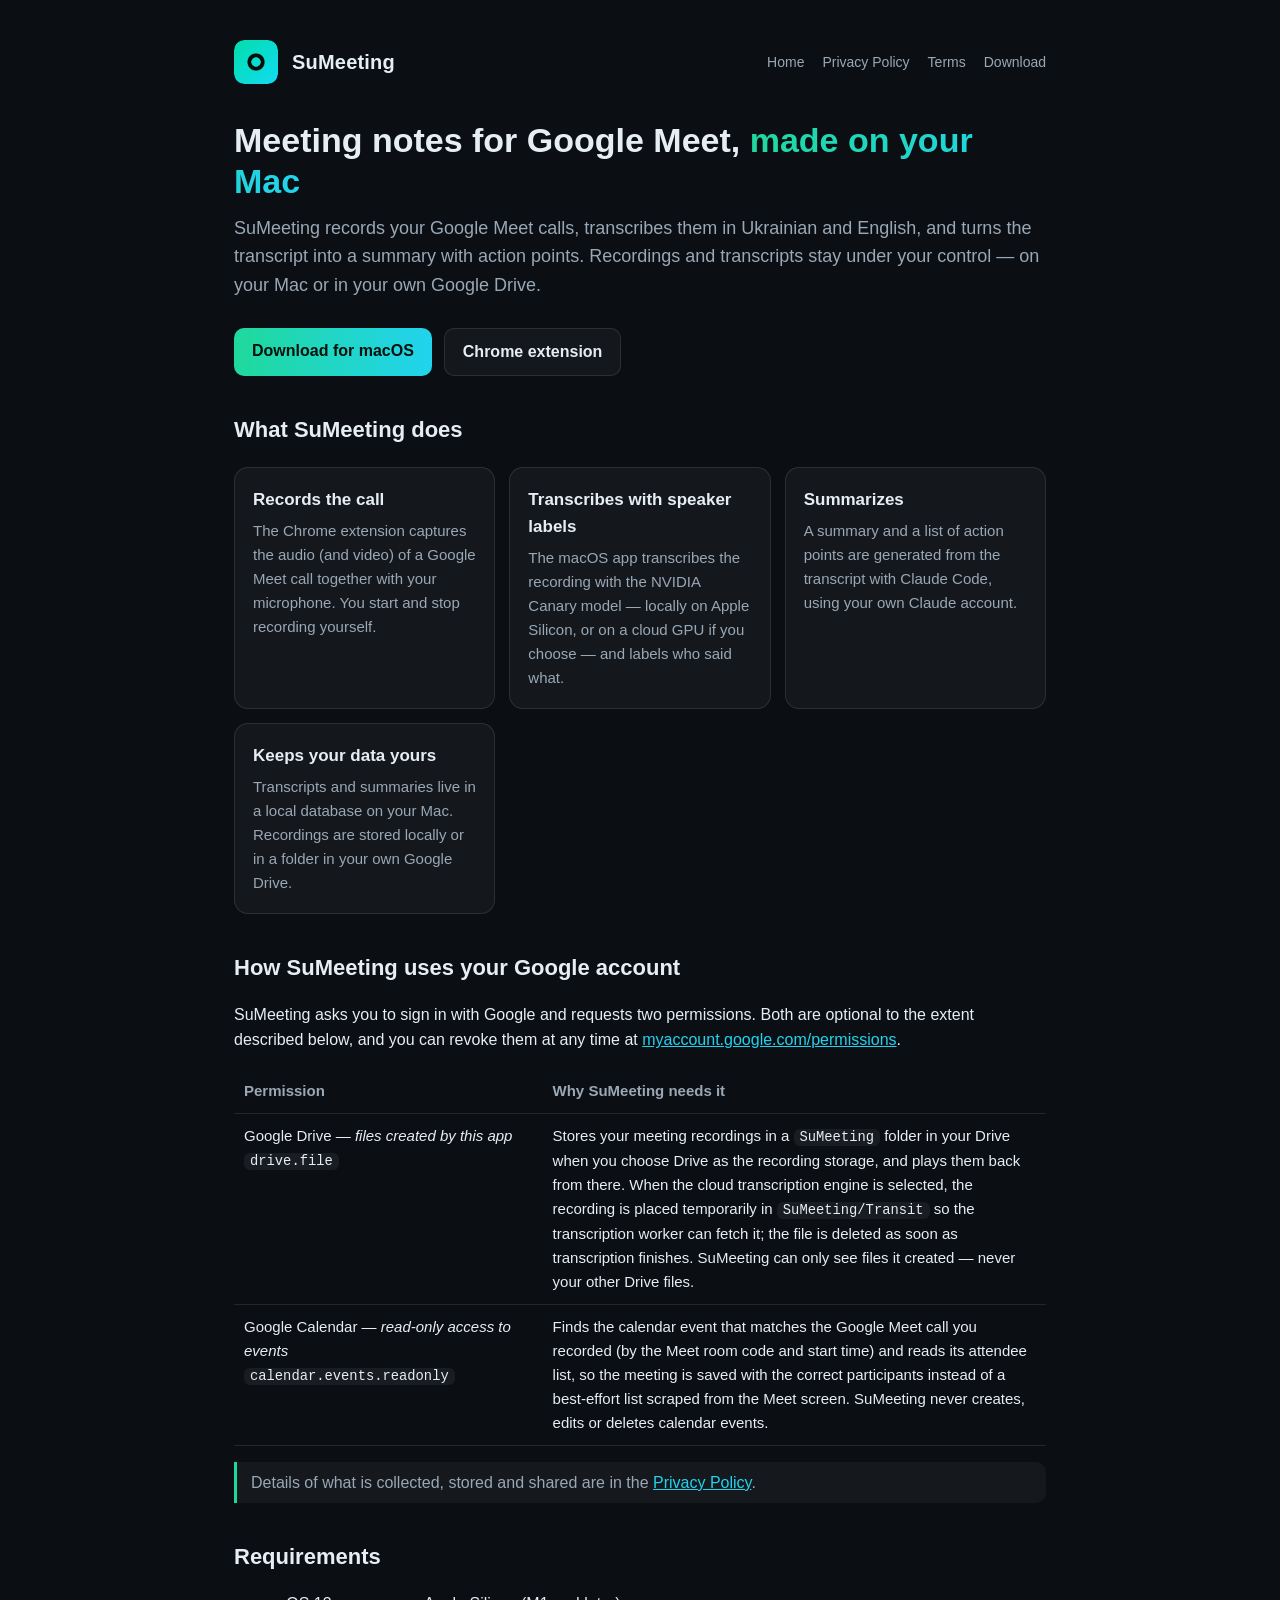
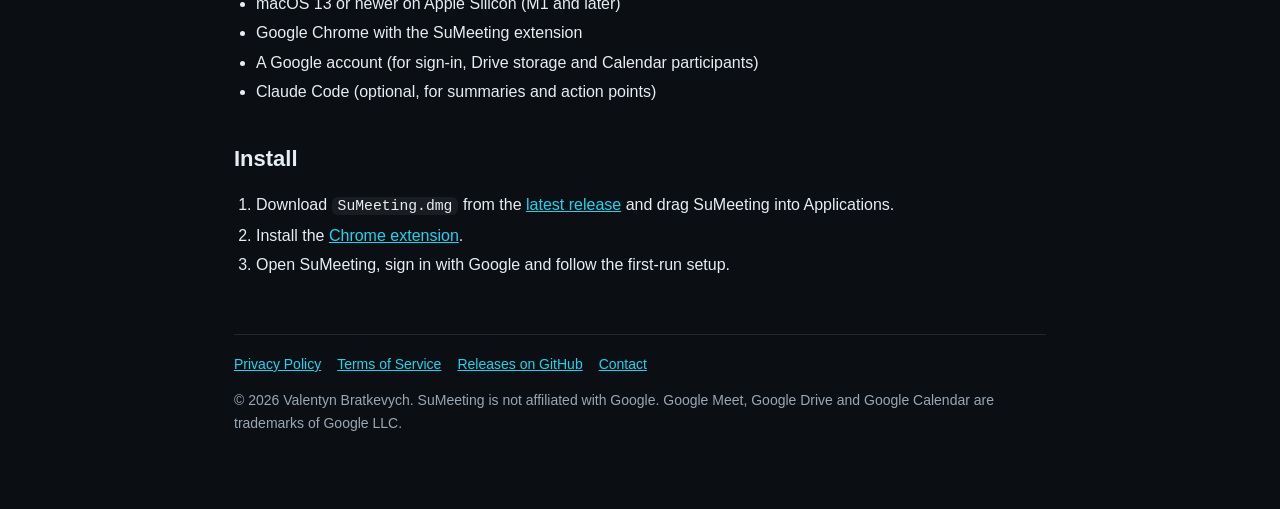
<file: docs/index.html>
<!doctype html>
<html lang="en">
<head>
  <meta charset="utf-8">
  <meta name="viewport" content="width=device-width, initial-scale=1">
  <meta name="google-site-verification" content="Y7jFq0zYNarBHLWLrMECo-CzKnRkJeGtjDXlxhq9btE" />
  <title>SuMeeting — record, transcribe and summarize Google Meet calls on your Mac</title>
  <meta name="description" content="SuMeeting is a macOS app and Chrome extension that records Google Meet calls, transcribes them (Ukrainian and English) and produces a summary with action points.">
  <link rel="icon" href="logo.png">
  <link rel="stylesheet" href="style.css">
</head>
<body>
<div class="wrap">
  <header class="site">
    <img src="logo.png" alt="SuMeeting logo">
    <span class="name">SuMeeting</span>
    <nav>
      <a href="./">Home</a>
      <a href="privacy.html">Privacy Policy</a>
      <a href="terms.html">Terms</a>
      <a href="https://github.com/b4udie/sumeeting-releases/releases/latest">Download</a>
    </nav>
  </header>

  <h1>Meeting notes for Google Meet, <span class="grad">made on your Mac</span></h1>
  <p class="lead">
    SuMeeting records your Google Meet calls, transcribes them in Ukrainian and English, and
    turns the transcript into a summary with action points. Recordings and transcripts stay
    under your control — on your Mac or in your own Google Drive.
  </p>

  <div class="actions">
    <a class="btn" href="https://github.com/b4udie/sumeeting-releases/releases/latest">Download for macOS</a>
    <a class="btn secondary" href="https://chromewebstore.google.com/detail/sumeeting/olciponfpbfpaohpjclonfebcmaeeghd">Chrome extension</a>
  </div>

  <h2>What SuMeeting does</h2>
  <div class="grid">
    <div class="card">
      <h3>Records the call</h3>
      <p>The Chrome extension captures the audio (and video) of a Google Meet call together with your microphone. You start and stop recording yourself.</p>
    </div>
    <div class="card">
      <h3>Transcribes with speaker labels</h3>
      <p>The macOS app transcribes the recording with the NVIDIA Canary model — locally on Apple Silicon, or on a cloud GPU if you choose — and labels who said what.</p>
    </div>
    <div class="card">
      <h3>Summarizes</h3>
      <p>A summary and a list of action points are generated from the transcript with Claude Code, using your own Claude account.</p>
    </div>
    <div class="card">
      <h3>Keeps your data yours</h3>
      <p>Transcripts and summaries live in a local database on your Mac. Recordings are stored locally or in a folder in your own Google Drive.</p>
    </div>
  </div>

  <h2>How SuMeeting uses your Google account</h2>
  <p>
    SuMeeting asks you to sign in with Google and requests two permissions. Both are optional
    to the extent described below, and you can revoke them at any time at
    <a href="https://myaccount.google.com/permissions">myaccount.google.com/permissions</a>.
  </p>
  <table>
    <tr><th style="width:38%">Permission</th><th>Why SuMeeting needs it</th></tr>
    <tr>
      <td>Google Drive — <em>files created by this app</em><br><code>drive.file</code></td>
      <td>
        Stores your meeting recordings in a <code>SuMeeting</code> folder in your Drive when you
        choose Drive as the recording storage, and plays them back from there. When the cloud
        transcription engine is selected, the recording is placed temporarily in
        <code>SuMeeting/Transit</code> so the transcription worker can fetch it; the file is
        deleted as soon as transcription finishes. SuMeeting can only see files it created —
        never your other Drive files.
      </td>
    </tr>
    <tr>
      <td>Google Calendar — <em>read-only access to events</em><br><code>calendar.events.readonly</code></td>
      <td>
        Finds the calendar event that matches the Google Meet call you recorded (by the Meet
        room code and start time) and reads its attendee list, so the meeting is saved with the
        correct participants instead of a best-effort list scraped from the Meet screen.
        SuMeeting never creates, edits or deletes calendar events.
      </td>
    </tr>
  </table>
  <p class="note">
    Details of what is collected, stored and shared are in the
    <a href="privacy.html">Privacy Policy</a>.
  </p>

  <h2>Requirements</h2>
  <ul>
    <li>macOS 13 or newer on Apple Silicon (M1 and later)</li>
    <li>Google Chrome with the SuMeeting extension</li>
    <li>A Google account (for sign-in, Drive storage and Calendar participants)</li>
    <li>Claude Code (optional, for summaries and action points)</li>
  </ul>

  <h2>Install</h2>
  <ol>
    <li>Download <code>SuMeeting.dmg</code> from the <a href="https://github.com/b4udie/sumeeting-releases/releases/latest">latest release</a> and drag SuMeeting into Applications.</li>
    <li>Install the <a href="https://chromewebstore.google.com/detail/sumeeting/olciponfpbfpaohpjclonfebcmaeeghd">Chrome extension</a>.</li>
    <li>Open SuMeeting, sign in with Google and follow the first-run setup.</li>
  </ol>

  <footer>
    <nav>
      <a href="privacy.html">Privacy Policy</a>
      <a href="terms.html">Terms of Service</a>
      <a href="https://github.com/b4udie/sumeeting-releases">Releases on GitHub</a>
      <a href="mailto:bratkevychv@gmail.com">Contact</a>
    </nav>
    <p>© 2026 Valentyn Bratkevych. SuMeeting is not affiliated with Google. Google Meet, Google Drive and Google Calendar are trademarks of Google LLC.</p>
  </footer>
</div>
</body>
</html>
</file>
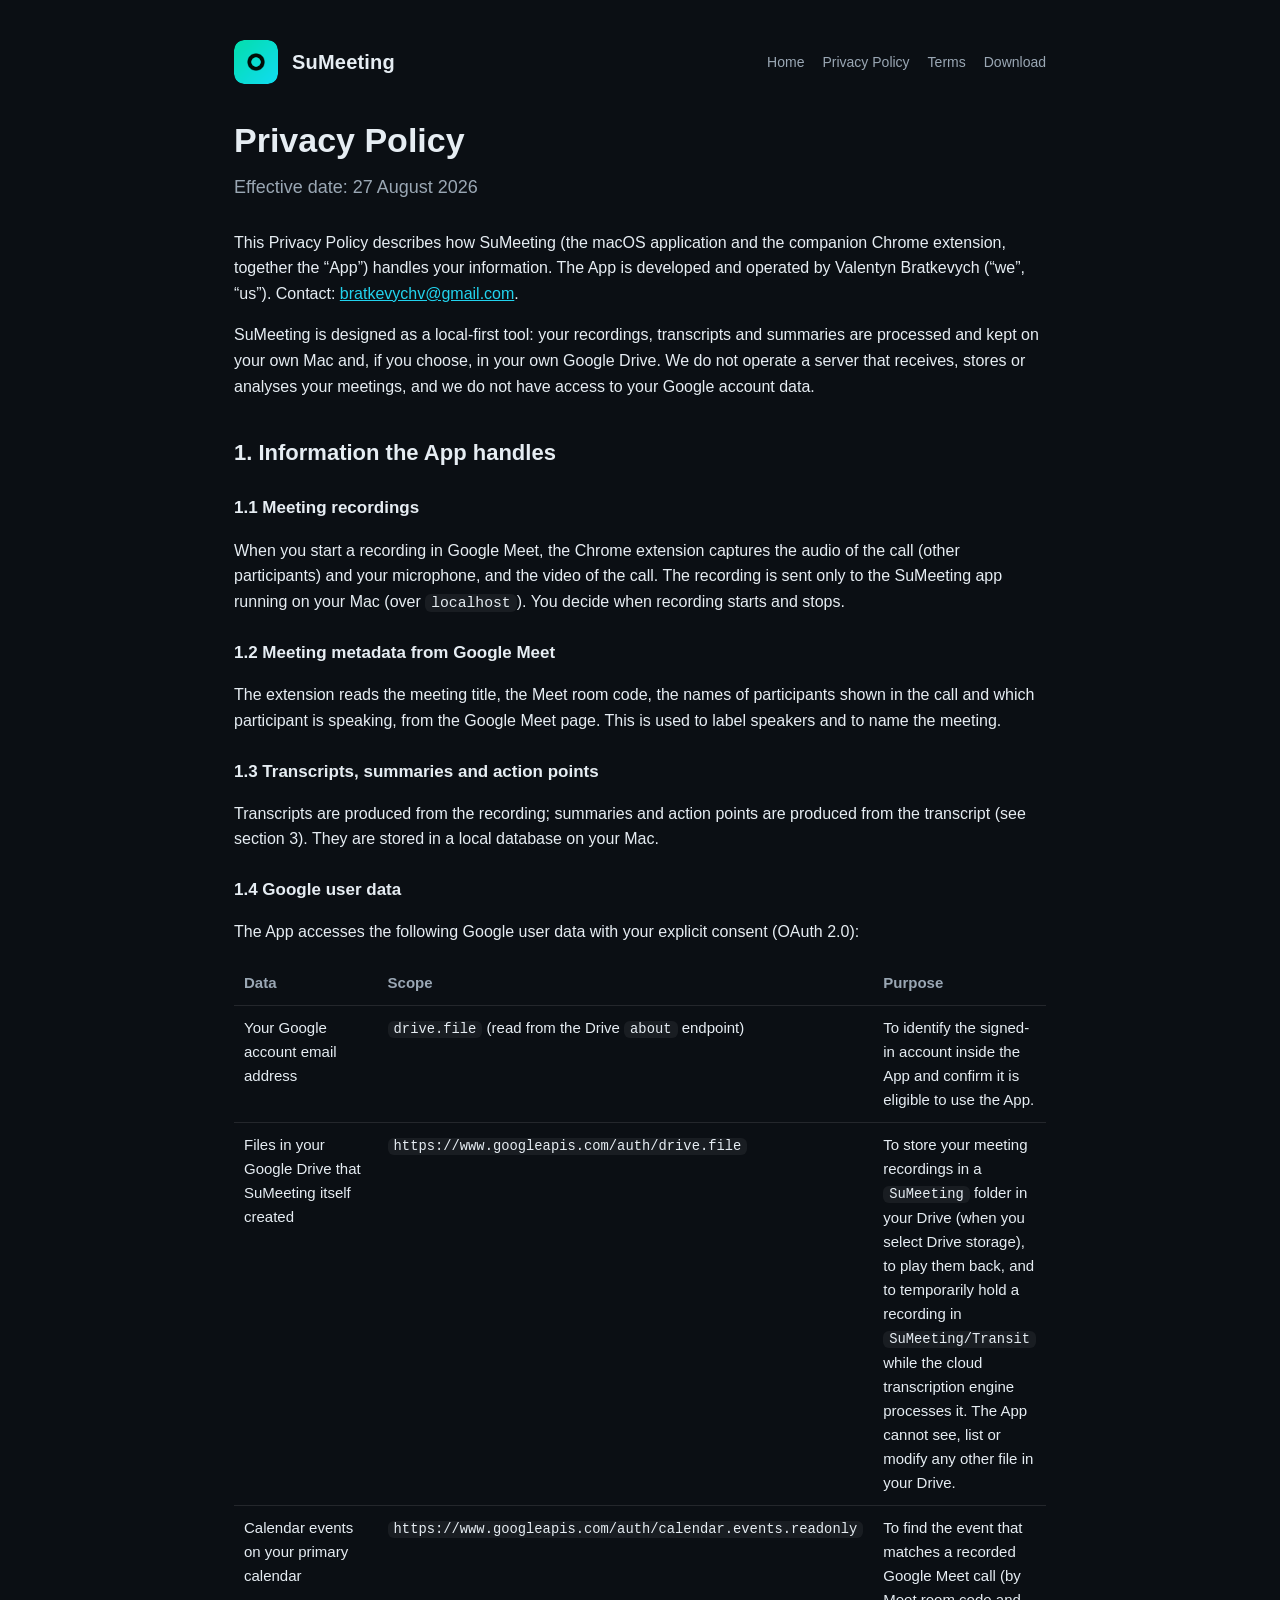
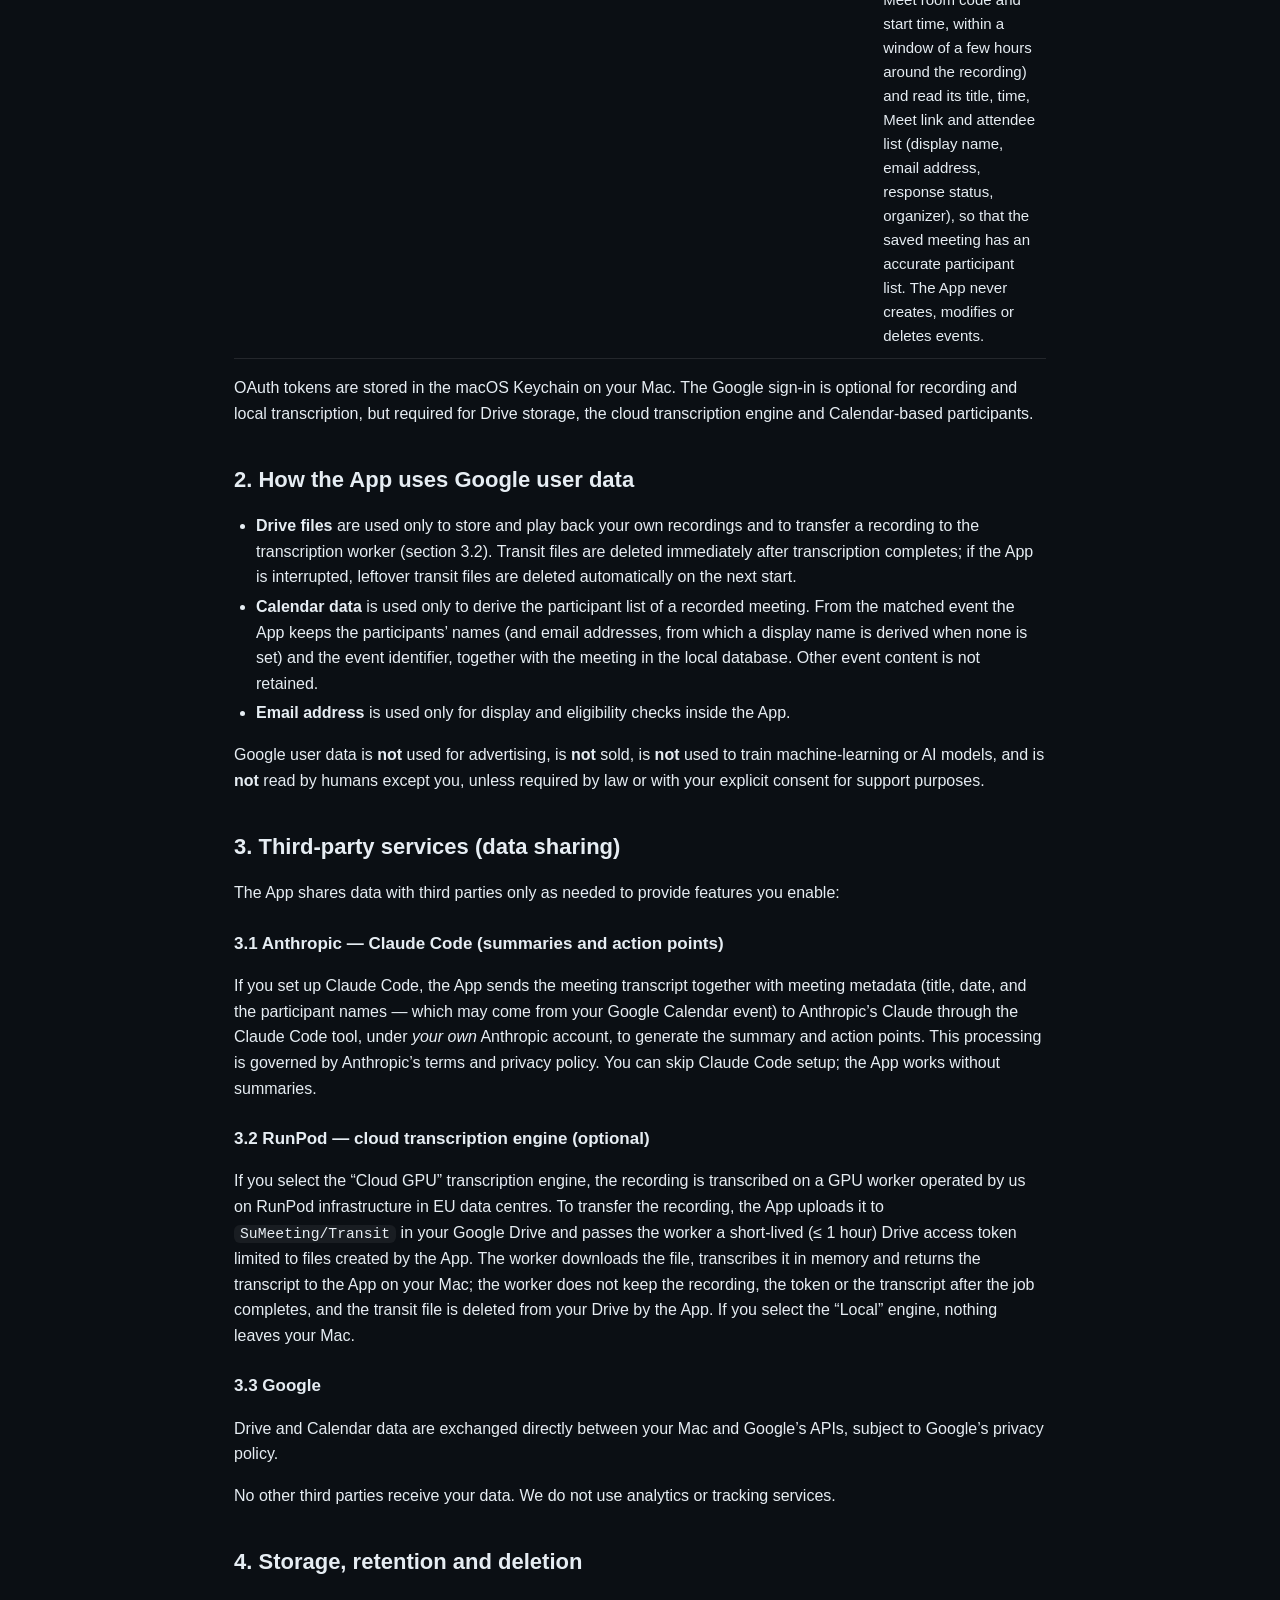
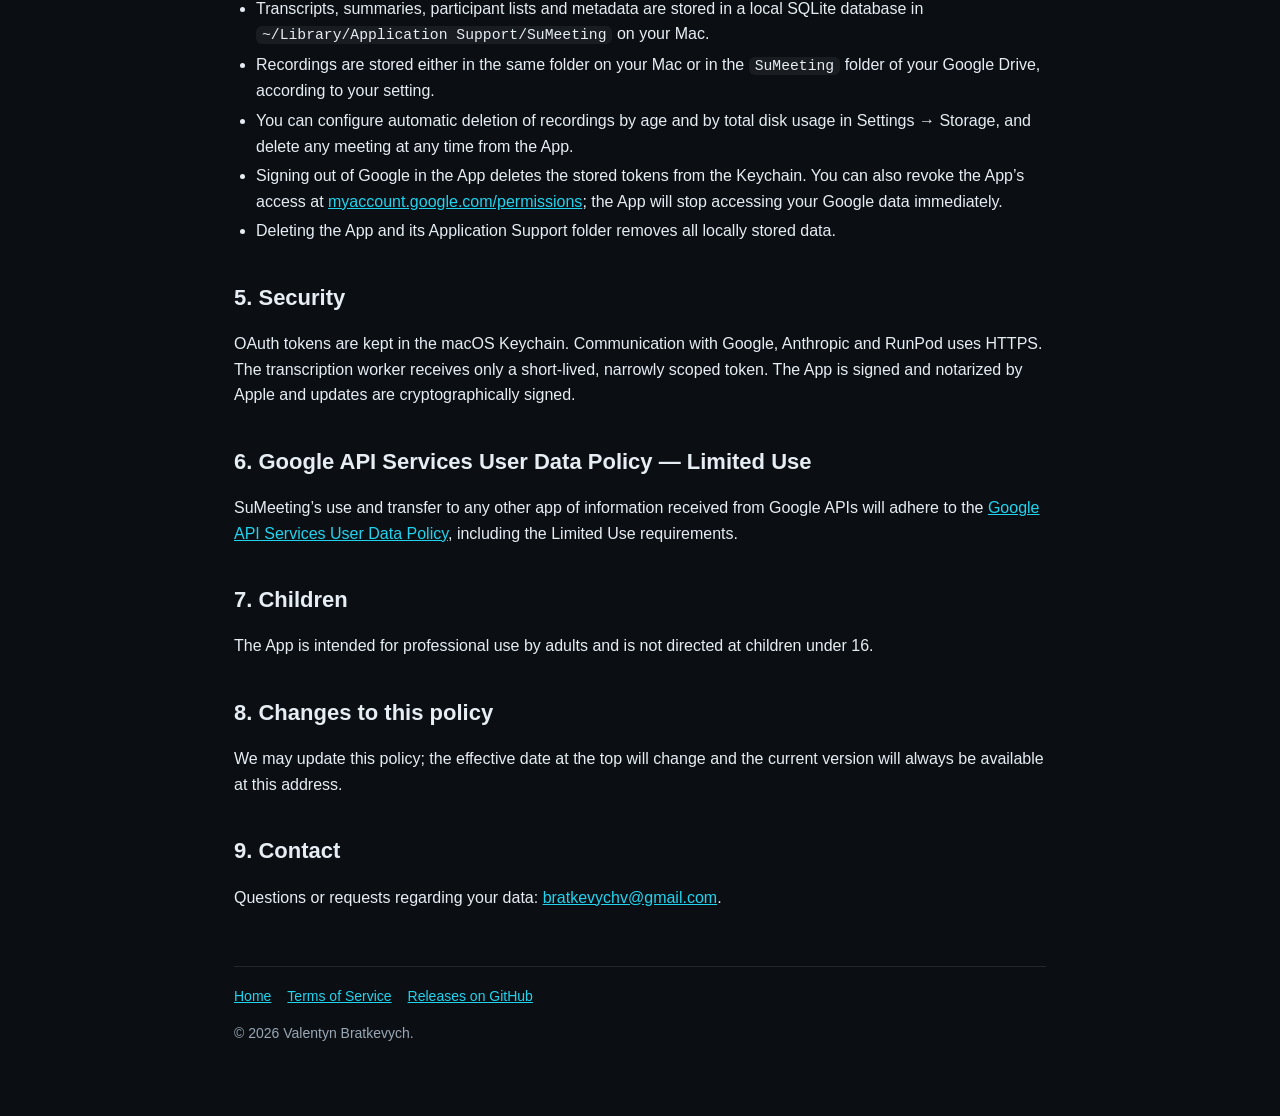
<file: docs/privacy.html>
<!doctype html>
<html lang="en">
<head>
  <meta charset="utf-8">
  <meta name="viewport" content="width=device-width, initial-scale=1">
  <meta name="google-site-verification" content="Y7jFq0zYNarBHLWLrMECo-CzKnRkJeGtjDXlxhq9btE" />
  <title>SuMeeting — Privacy Policy</title>
  <meta name="description" content="Privacy Policy for the SuMeeting macOS app and Chrome extension: what data is collected, how Google user data is used, stored and shared.">
  <link rel="icon" href="logo.png">
  <link rel="stylesheet" href="style.css">
</head>
<body>
<div class="wrap">
  <header class="site">
    <img src="logo.png" alt="SuMeeting logo">
    <span class="name">SuMeeting</span>
    <nav>
      <a href="./">Home</a>
      <a href="privacy.html">Privacy Policy</a>
      <a href="terms.html">Terms</a>
      <a href="https://github.com/b4udie/sumeeting-releases/releases/latest">Download</a>
    </nav>
  </header>

  <h1>Privacy Policy</h1>
  <p class="lead">Effective date: 27 August 2026</p>

  <p>
    This Privacy Policy describes how SuMeeting (the macOS application and the companion Chrome
    extension, together the “App”) handles your information. The App is developed and
    operated by Valentyn Bratkevych (“we”, “us”). Contact:
    <a href="mailto:bratkevychv@gmail.com">bratkevychv@gmail.com</a>.
  </p>
  <p>
    SuMeeting is designed as a local-first tool: your recordings, transcripts and summaries are
    processed and kept on your own Mac and, if you choose, in your own Google Drive. We do not
    operate a server that receives, stores or analyses your meetings, and we do not have access to
    your Google account data.
  </p>

  <h2>1. Information the App handles</h2>
  <h3>1.1 Meeting recordings</h3>
  <p>
    When you start a recording in Google Meet, the Chrome extension captures the audio of the
    call (other participants) and your microphone, and the video of the call. The recording is
    sent only to the SuMeeting app running on your Mac (over <code>localhost</code>). You decide
    when recording starts and stops.
  </p>
  <h3>1.2 Meeting metadata from Google Meet</h3>
  <p>
    The extension reads the meeting title, the Meet room code, the names of participants shown
    in the call and which participant is speaking, from the Google Meet page. This is used to
    label speakers and to name the meeting.
  </p>
  <h3>1.3 Transcripts, summaries and action points</h3>
  <p>
    Transcripts are produced from the recording; summaries and action points are produced from
    the transcript (see section 3). They are stored in a local database on your Mac.
  </p>
  <h3>1.4 Google user data</h3>
  <p>The App accesses the following Google user data with your explicit consent (OAuth 2.0):</p>
  <table>
    <tr><th style="width:32%">Data</th><th>Scope</th><th>Purpose</th></tr>
    <tr>
      <td>Your Google account email address</td>
      <td><code>drive.file</code> (read from the Drive <code>about</code> endpoint)</td>
      <td>To identify the signed-in account inside the App and confirm it is eligible to use the App.</td>
    </tr>
    <tr>
      <td>Files in your Google Drive that SuMeeting itself created</td>
      <td><code>https://www.googleapis.com/auth/drive.file</code></td>
      <td>
        To store your meeting recordings in a <code>SuMeeting</code> folder in your Drive (when
        you select Drive storage), to play them back, and to temporarily hold a recording in
        <code>SuMeeting/Transit</code> while the cloud transcription engine processes it. The App
        cannot see, list or modify any other file in your Drive.
      </td>
    </tr>
    <tr>
      <td>Calendar events on your primary calendar</td>
      <td><code>https://www.googleapis.com/auth/calendar.events.readonly</code></td>
      <td>
        To find the event that matches a recorded Google Meet call (by Meet room code and start
        time, within a window of a few hours around the recording) and read its title, time, Meet
        link and attendee list (display name, email address, response status, organizer), so that
        the saved meeting has an accurate participant list. The App never creates, modifies or
        deletes events.
      </td>
    </tr>
  </table>
  <p>
    OAuth tokens are stored in the macOS Keychain on your Mac. The Google sign-in is optional
    for recording and local transcription, but required for Drive storage, the cloud
    transcription engine and Calendar-based participants.
  </p>

  <h2>2. How the App uses Google user data</h2>
  <ul>
    <li><strong>Drive files</strong> are used only to store and play back your own recordings and to transfer a recording to the transcription worker (section 3.2). Transit files are deleted immediately after transcription completes; if the App is interrupted, leftover transit files are deleted automatically on the next start.</li>
    <li><strong>Calendar data</strong> is used only to derive the participant list of a recorded meeting. From the matched event the App keeps the participants’ names (and email addresses, from which a display name is derived when none is set) and the event identifier, together with the meeting in the local database. Other event content is not retained.</li>
    <li><strong>Email address</strong> is used only for display and eligibility checks inside the App.</li>
  </ul>
  <p>
    Google user data is <strong>not</strong> used for advertising, is <strong>not</strong> sold,
    is <strong>not</strong> used to train machine-learning or AI models, and is
    <strong>not</strong> read by humans except you, unless required by law or with your
    explicit consent for support purposes.
  </p>

  <h2>3. Third-party services (data sharing)</h2>
  <p>The App shares data with third parties only as needed to provide features you enable:</p>
  <h3>3.1 Anthropic — Claude Code (summaries and action points)</h3>
  <p>
    If you set up Claude Code, the App sends the meeting transcript together with meeting
    metadata (title, date, and the participant names — which may come from your Google Calendar
    event) to Anthropic’s Claude through the Claude Code tool, under <em>your own</em> Anthropic
    account, to generate the summary and action points. This processing is governed by
    Anthropic’s terms and privacy policy. You can skip Claude Code setup; the App works without
    summaries.
  </p>
  <h3>3.2 RunPod — cloud transcription engine (optional)</h3>
  <p>
    If you select the “Cloud GPU” transcription engine, the recording is transcribed on a GPU
    worker operated by us on RunPod infrastructure in EU data centres. To transfer the recording,
    the App uploads it to <code>SuMeeting/Transit</code> in your Google Drive and passes the
    worker a short-lived (≤ 1 hour) Drive access token limited to files created by the App. The
    worker downloads the file, transcribes it in memory and returns the transcript to the App on
    your Mac; the worker does not keep the recording, the token or the transcript after the job
    completes, and the transit file is deleted from your Drive by the App. If you select the
    “Local” engine, nothing leaves your Mac.
  </p>
  <h3>3.3 Google</h3>
  <p>Drive and Calendar data are exchanged directly between your Mac and Google’s APIs, subject to Google’s privacy policy.</p>
  <p>No other third parties receive your data. We do not use analytics or tracking services.</p>

  <h2>4. Storage, retention and deletion</h2>
  <ul>
    <li>Transcripts, summaries, participant lists and metadata are stored in a local SQLite database in <code>~/Library/Application Support/SuMeeting</code> on your Mac.</li>
    <li>Recordings are stored either in the same folder on your Mac or in the <code>SuMeeting</code> folder of your Google Drive, according to your setting.</li>
    <li>You can configure automatic deletion of recordings by age and by total disk usage in Settings → Storage, and delete any meeting at any time from the App.</li>
    <li>Signing out of Google in the App deletes the stored tokens from the Keychain. You can also revoke the App’s access at <a href="https://myaccount.google.com/permissions">myaccount.google.com/permissions</a>; the App will stop accessing your Google data immediately.</li>
    <li>Deleting the App and its Application Support folder removes all locally stored data.</li>
  </ul>

  <h2>5. Security</h2>
  <p>
    OAuth tokens are kept in the macOS Keychain. Communication with Google, Anthropic and RunPod
    uses HTTPS. The transcription worker receives only a short-lived, narrowly scoped token. The
    App is signed and notarized by Apple and updates are cryptographically signed.
  </p>

  <h2>6. Google API Services User Data Policy — Limited Use</h2>
  <p>
    SuMeeting’s use and transfer to any other app of information received from Google APIs will
    adhere to the
    <a href="https://developers.google.com/terms/api-services-user-data-policy#additional_requirements_for_specific_api_scopes">Google API Services User Data Policy</a>,
    including the Limited Use requirements.
  </p>

  <h2>7. Children</h2>
  <p>The App is intended for professional use by adults and is not directed at children under 16.</p>

  <h2>8. Changes to this policy</h2>
  <p>We may update this policy; the effective date at the top will change and the current version will always be available at this address.</p>

  <h2>9. Contact</h2>
  <p>Questions or requests regarding your data: <a href="mailto:bratkevychv@gmail.com">bratkevychv@gmail.com</a>.</p>

  <footer>
    <nav>
      <a href="./">Home</a>
      <a href="terms.html">Terms of Service</a>
      <a href="https://github.com/b4udie/sumeeting-releases">Releases on GitHub</a>
    </nav>
    <p>© 2026 Valentyn Bratkevych.</p>
  </footer>
</div>
</body>
</html>
</file>
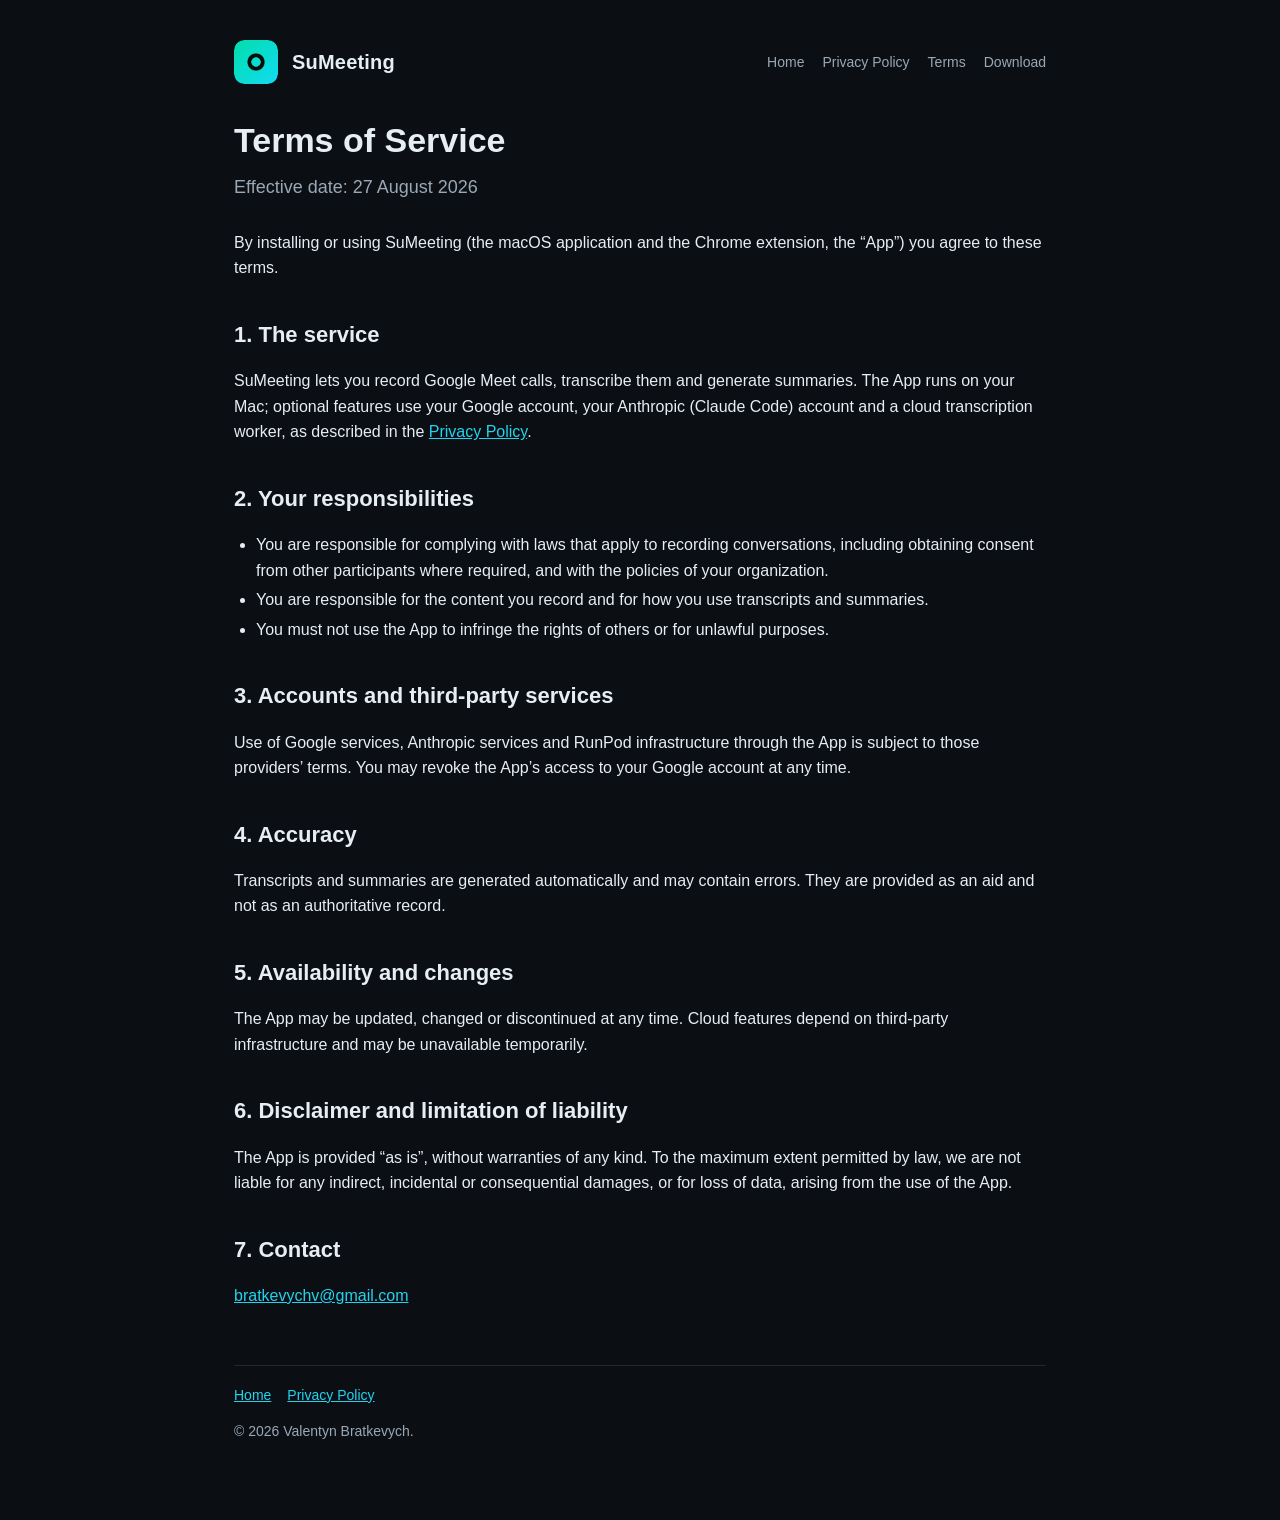
<file: docs/terms.html>
<!doctype html>
<html lang="en">
<head>
  <meta charset="utf-8">
  <meta name="viewport" content="width=device-width, initial-scale=1">
  <meta name="google-site-verification" content="Y7jFq0zYNarBHLWLrMECo-CzKnRkJeGtjDXlxhq9btE" />
  <title>SuMeeting — Terms of Service</title>
  <link rel="icon" href="logo.png">
  <link rel="stylesheet" href="style.css">
</head>
<body>
<div class="wrap">
  <header class="site">
    <img src="logo.png" alt="SuMeeting logo">
    <span class="name">SuMeeting</span>
    <nav>
      <a href="./">Home</a>
      <a href="privacy.html">Privacy Policy</a>
      <a href="terms.html">Terms</a>
      <a href="https://github.com/b4udie/sumeeting-releases/releases/latest">Download</a>
    </nav>
  </header>

  <h1>Terms of Service</h1>
  <p class="lead">Effective date: 27 August 2026</p>

  <p>By installing or using SuMeeting (the macOS application and the Chrome extension, the “App”) you agree to these terms.</p>

  <h2>1. The service</h2>
  <p>SuMeeting lets you record Google Meet calls, transcribe them and generate summaries. The App runs on your Mac; optional features use your Google account, your Anthropic (Claude Code) account and a cloud transcription worker, as described in the <a href="privacy.html">Privacy Policy</a>.</p>

  <h2>2. Your responsibilities</h2>
  <ul>
    <li>You are responsible for complying with laws that apply to recording conversations, including obtaining consent from other participants where required, and with the policies of your organization.</li>
    <li>You are responsible for the content you record and for how you use transcripts and summaries.</li>
    <li>You must not use the App to infringe the rights of others or for unlawful purposes.</li>
  </ul>

  <h2>3. Accounts and third-party services</h2>
  <p>Use of Google services, Anthropic services and RunPod infrastructure through the App is subject to those providers’ terms. You may revoke the App’s access to your Google account at any time.</p>

  <h2>4. Accuracy</h2>
  <p>Transcripts and summaries are generated automatically and may contain errors. They are provided as an aid and not as an authoritative record.</p>

  <h2>5. Availability and changes</h2>
  <p>The App may be updated, changed or discontinued at any time. Cloud features depend on third-party infrastructure and may be unavailable temporarily.</p>

  <h2>6. Disclaimer and limitation of liability</h2>
  <p>The App is provided “as is”, without warranties of any kind. To the maximum extent permitted by law, we are not liable for any indirect, incidental or consequential damages, or for loss of data, arising from the use of the App.</p>

  <h2>7. Contact</h2>
  <p><a href="mailto:bratkevychv@gmail.com">bratkevychv@gmail.com</a></p>

  <footer>
    <nav>
      <a href="./">Home</a>
      <a href="privacy.html">Privacy Policy</a>
    </nav>
    <p>© 2026 Valentyn Bratkevych.</p>
  </footer>
</div>
</body>
</html>
</file>
<file: docs/style.css>
:root {
  --bg: #0b0f14;
  --panel: rgba(255, 255, 255, 0.04);
  --border: rgba(255, 255, 255, 0.10);
  --text: #e6edf3;
  --muted: #9aa7b4;
  --accent-a: #1fd99b;
  --accent-b: #22d3ee;
}
* { box-sizing: border-box; }
html, body { margin: 0; padding: 0; }
body {
  background: var(--bg);
  color: var(--text);
  font: 16px/1.6 -apple-system, BlinkMacSystemFont, "Segoe UI", Roboto, Helvetica, Arial, sans-serif;
}
a { color: var(--accent-b); }
.wrap { max-width: 860px; margin: 0 auto; padding: 40px 24px 64px; }
header.site { display: flex; align-items: center; gap: 14px; margin-bottom: 36px; }
header.site img { width: 44px; height: 44px; border-radius: 10px; }
header.site .name { font-weight: 700; font-size: 20px; letter-spacing: 0.2px; }
header.site nav { margin-left: auto; display: flex; gap: 18px; font-size: 14px; }
header.site nav a { color: var(--muted); text-decoration: none; }
header.site nav a:hover { color: var(--text); }
h1 { font-size: 34px; line-height: 1.2; margin: 0 0 12px; }
h1 .grad {
  background: linear-gradient(90deg, var(--accent-a), var(--accent-b));
  -webkit-background-clip: text; background-clip: text; color: transparent;
}
h2 { font-size: 22px; margin: 36px 0 10px; }
h3 { font-size: 17px; margin: 24px 0 8px; }
p.lead { font-size: 18px; color: var(--muted); margin: 0 0 28px; }
.grid { display: grid; grid-template-columns: repeat(auto-fit, minmax(240px, 1fr)); gap: 14px; margin: 20px 0; }
.card { background: var(--panel); border: 1px solid var(--border); border-radius: 14px; padding: 18px; }
.card h3 { margin: 0 0 6px; }
.card p { margin: 0; color: var(--muted); font-size: 15px; }
.btn {
  display: inline-block; padding: 10px 18px; border-radius: 10px; text-decoration: none; font-weight: 600;
  color: #04110c; background: linear-gradient(90deg, var(--accent-a), var(--accent-b));
}
.btn.secondary { background: var(--panel); color: var(--text); border: 1px solid var(--border); }
.actions { display: flex; gap: 12px; flex-wrap: wrap; margin: 8px 0 24px; }
table { width: 100%; border-collapse: collapse; font-size: 15px; margin: 12px 0; }
th, td { text-align: left; vertical-align: top; padding: 10px 10px; border-bottom: 1px solid var(--border); }
th { color: var(--muted); font-weight: 600; }
code { background: rgba(255,255,255,0.06); padding: 1px 6px; border-radius: 6px; font-size: 0.92em; }
ul, ol { padding-left: 22px; }
li { margin: 4px 0; }
footer { margin-top: 56px; padding-top: 18px; border-top: 1px solid var(--border); color: var(--muted); font-size: 14px; }
footer nav { display: flex; gap: 16px; flex-wrap: wrap; }
.note { border-left: 3px solid var(--accent-a); padding: 8px 14px; background: var(--panel); border-radius: 0 10px 10px 0; color: var(--muted); }
</file>
